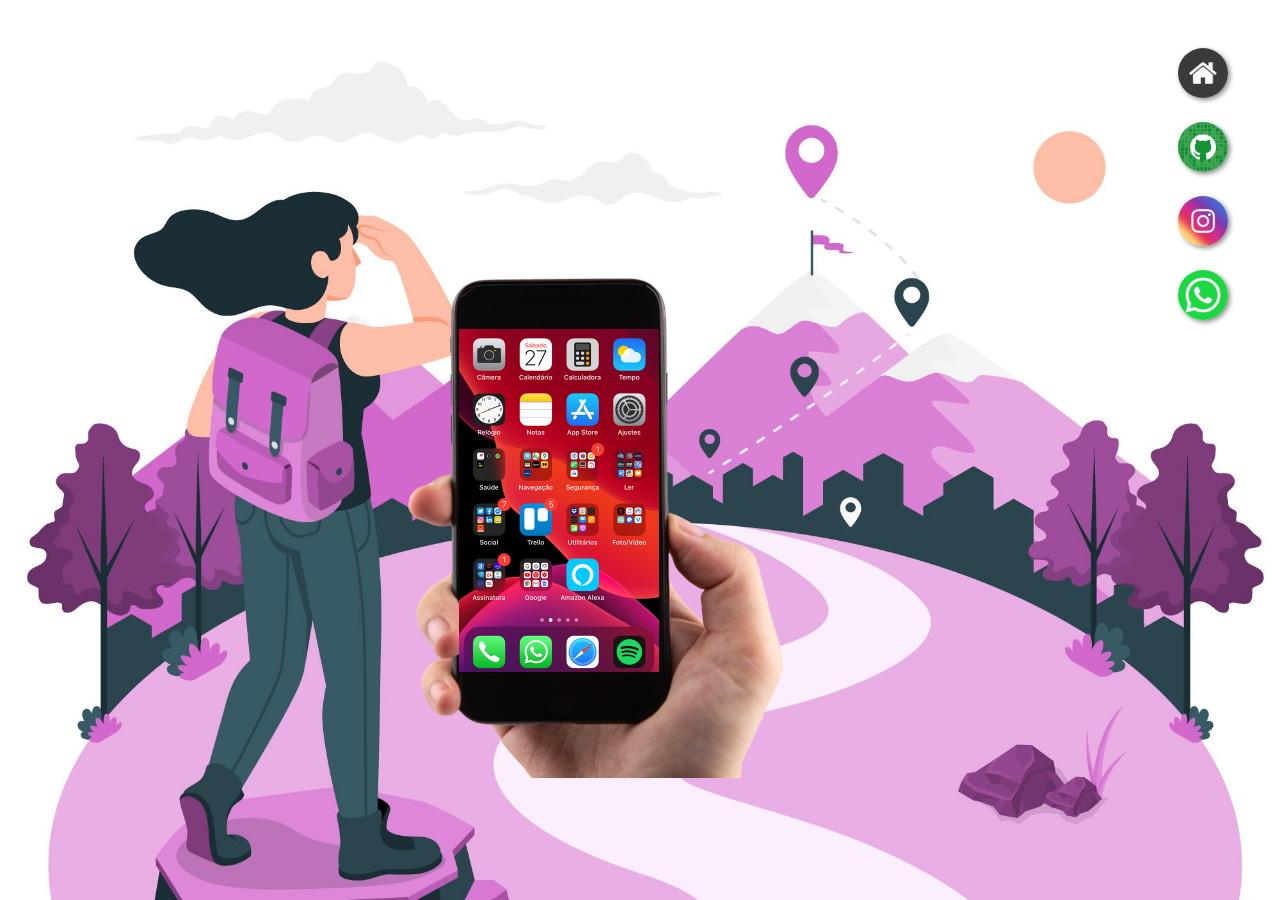
<file: index.html>
<!DOCTYPE html>
<theme:minimals>
<html lang="pt-br">
<head>
    <meta charset="UTF-8">
    <meta http-equiv="X-UA-Compatible" content="IE=edge">
    <meta name="viewport" content="width=device-width, initial-scale=1.0">
    <title>Redes Sociais</title>
    <link rel="shortcut icon" href="favicon.ico" type="image/x-icon">
    <link rel="stylesheet" href="style.css">
</head>
<body>
    <main>
        <section id="telefone">
            <iframe src="home.html" name="tela" id="tela" frameborder="0">
                Seu navegador não é compatível
            </iframe>
        </section>
        <section id="sociais">
            <a href="home.html" target="tela"><img src="imagens/logo-home.jpg" alt=""></a><br>
            <a href="github.html" target="tela"><img src="imagens/logo-github.jpg" alt=""></a><br>
            <a href="instagram.html" target="tela"><img src="imagens/logo-instagram.jpg" alt=""></a><br>
            <a href="whatsapp.html" target="tela"><img src="imagens/whatsapp.png" alt=""></a>
           
        </section>
    </main>
</body>
</theme:minimals>
</html>
</file>
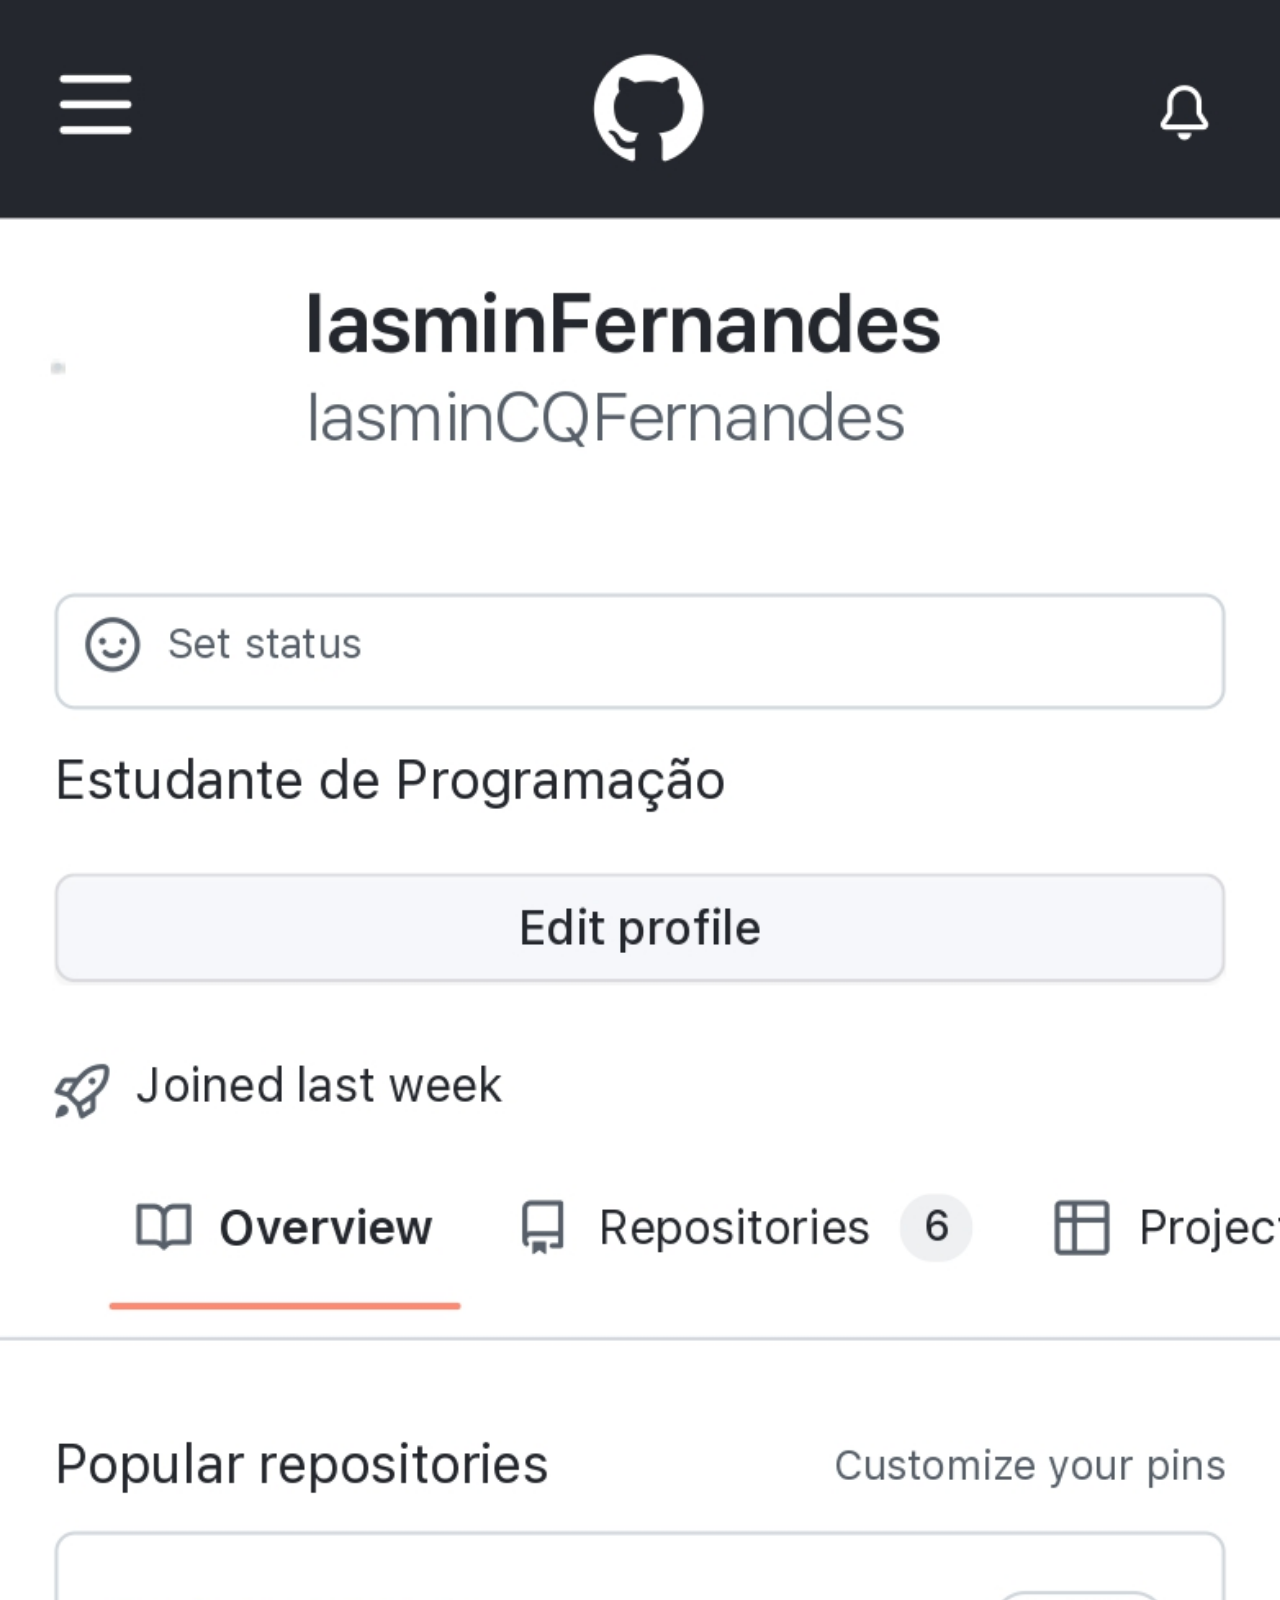
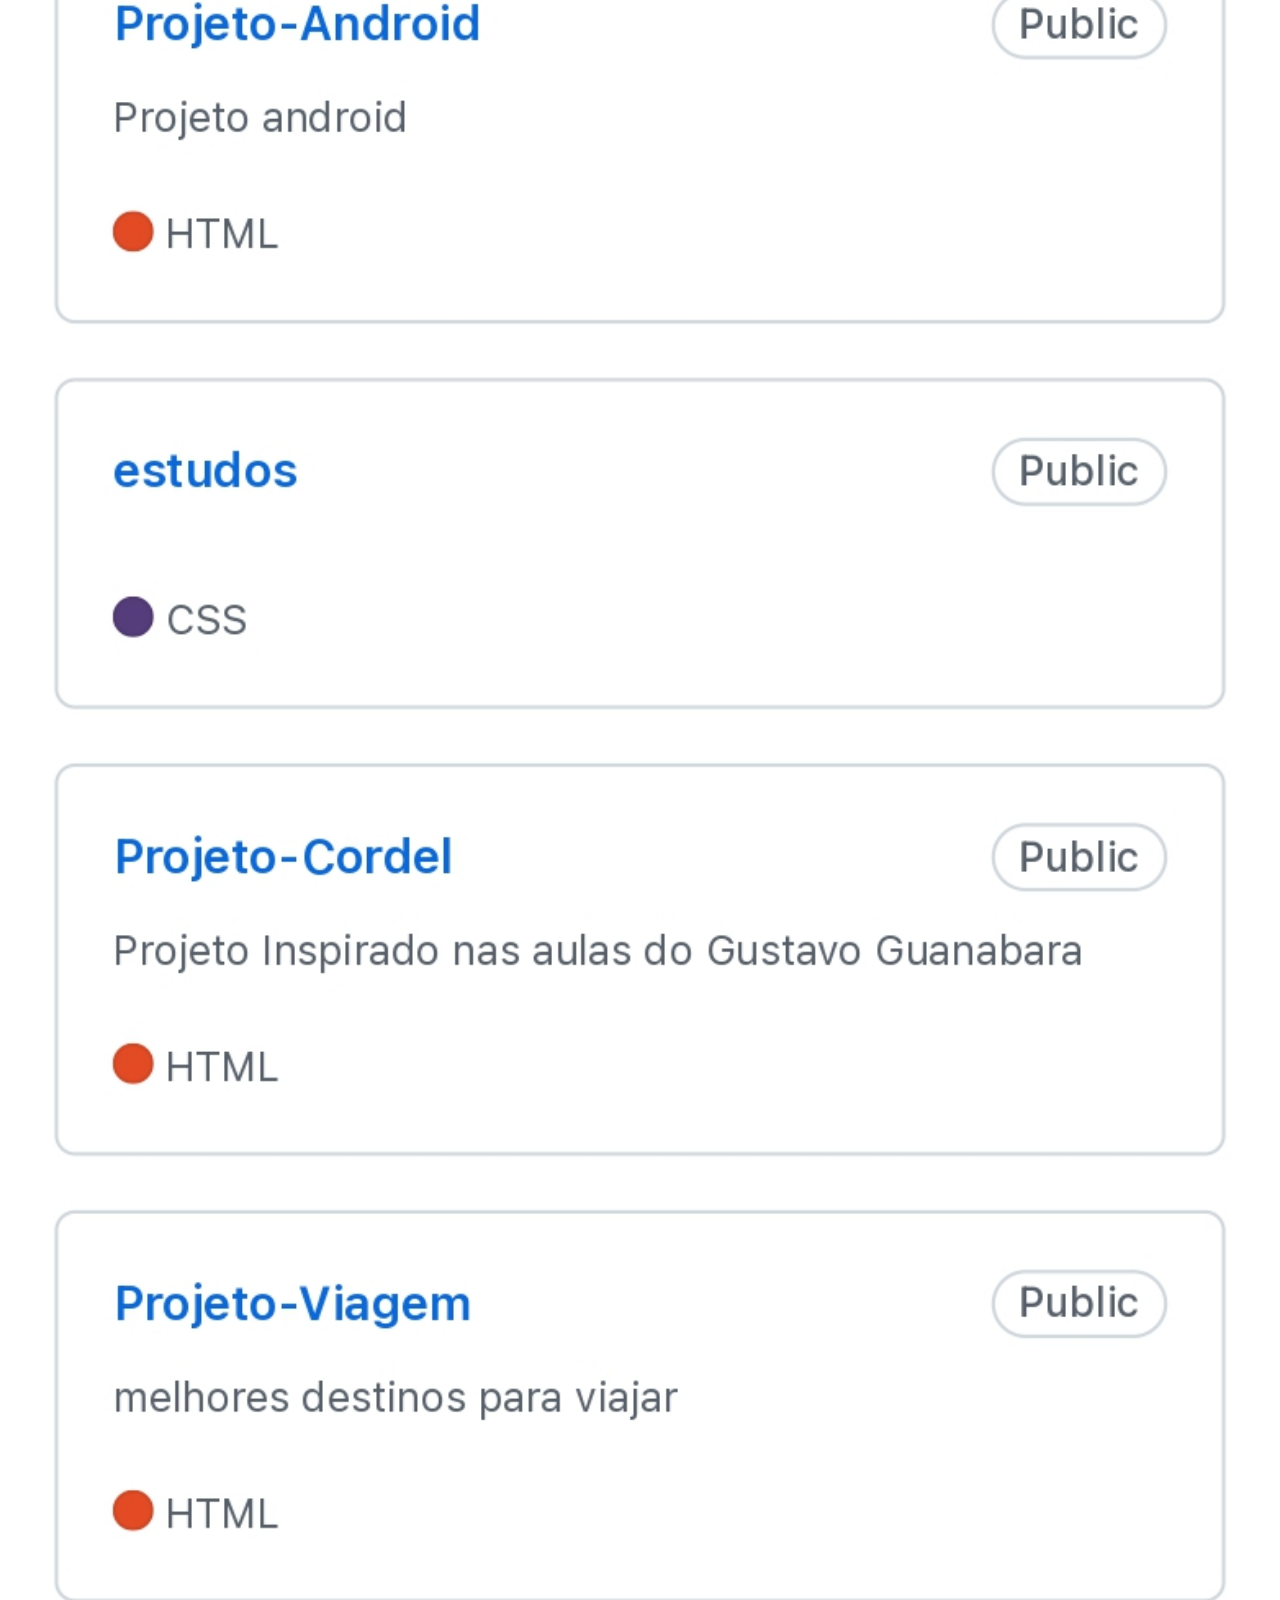
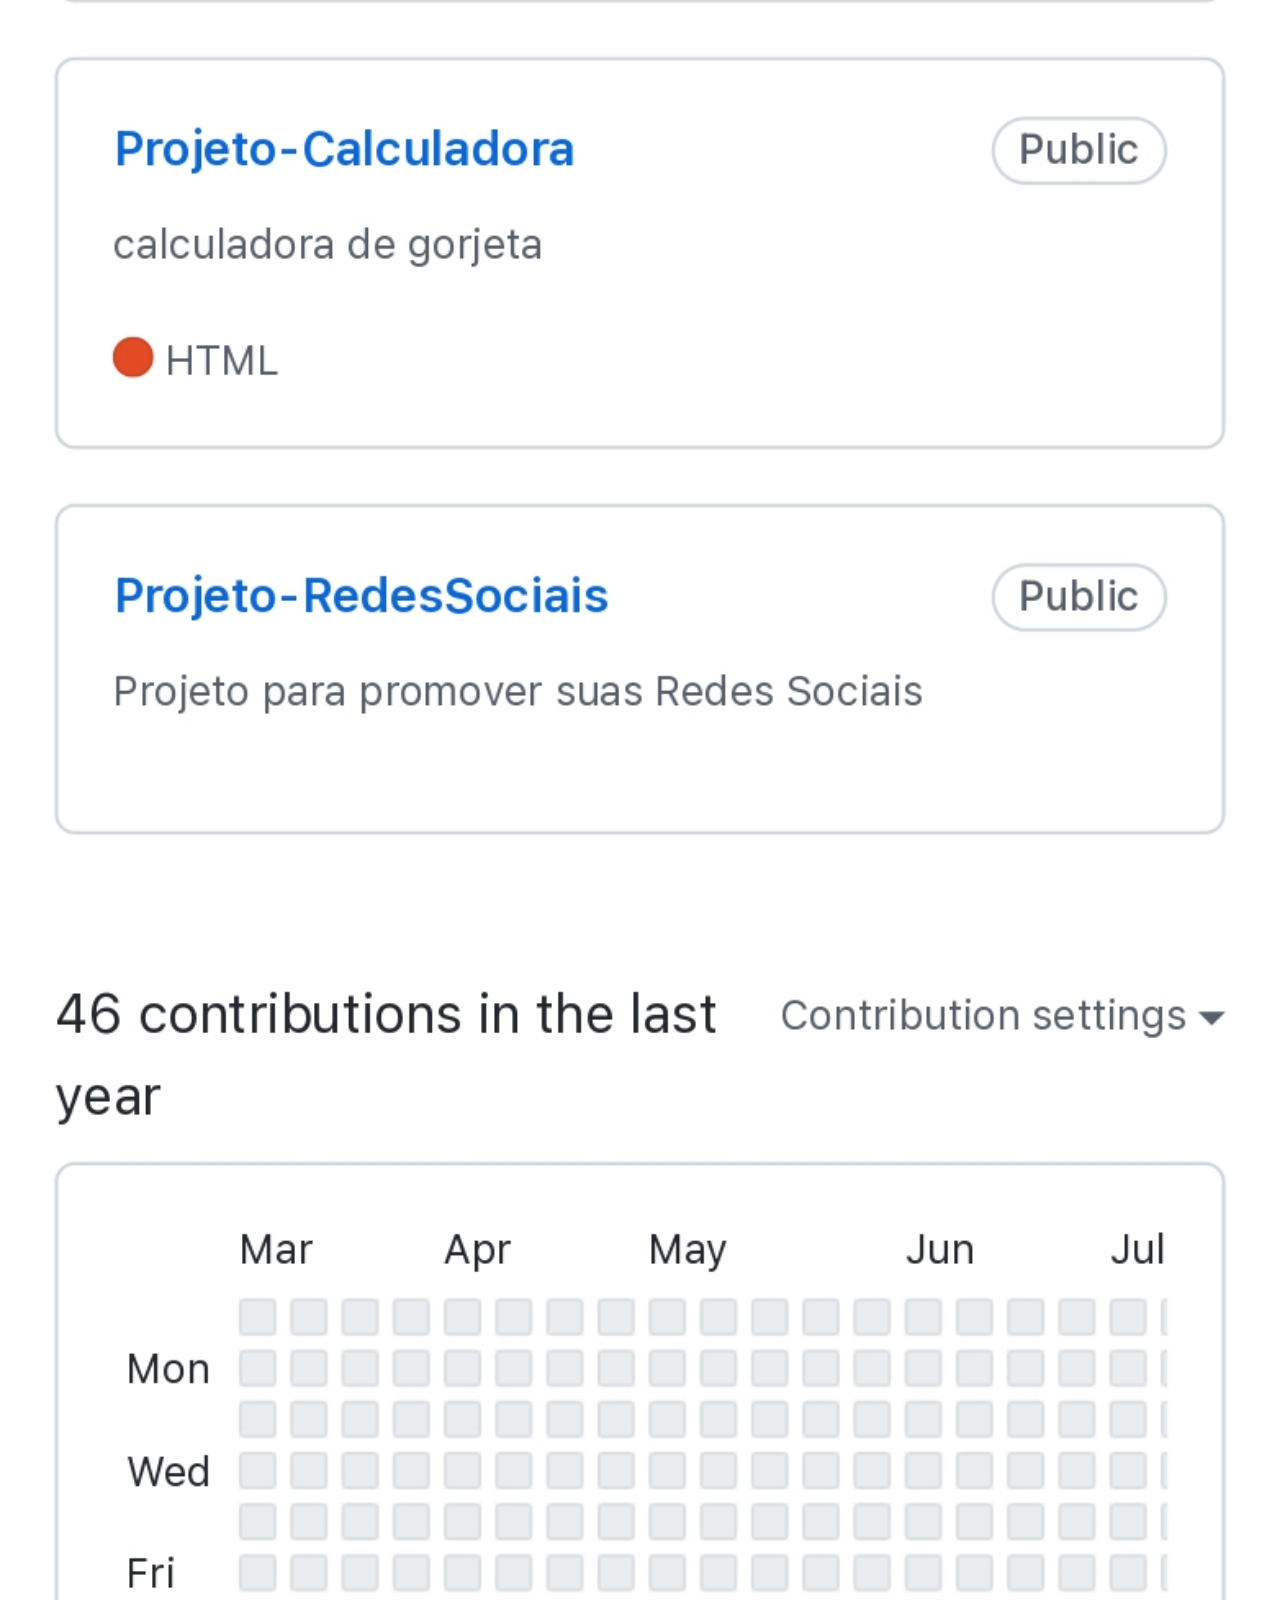
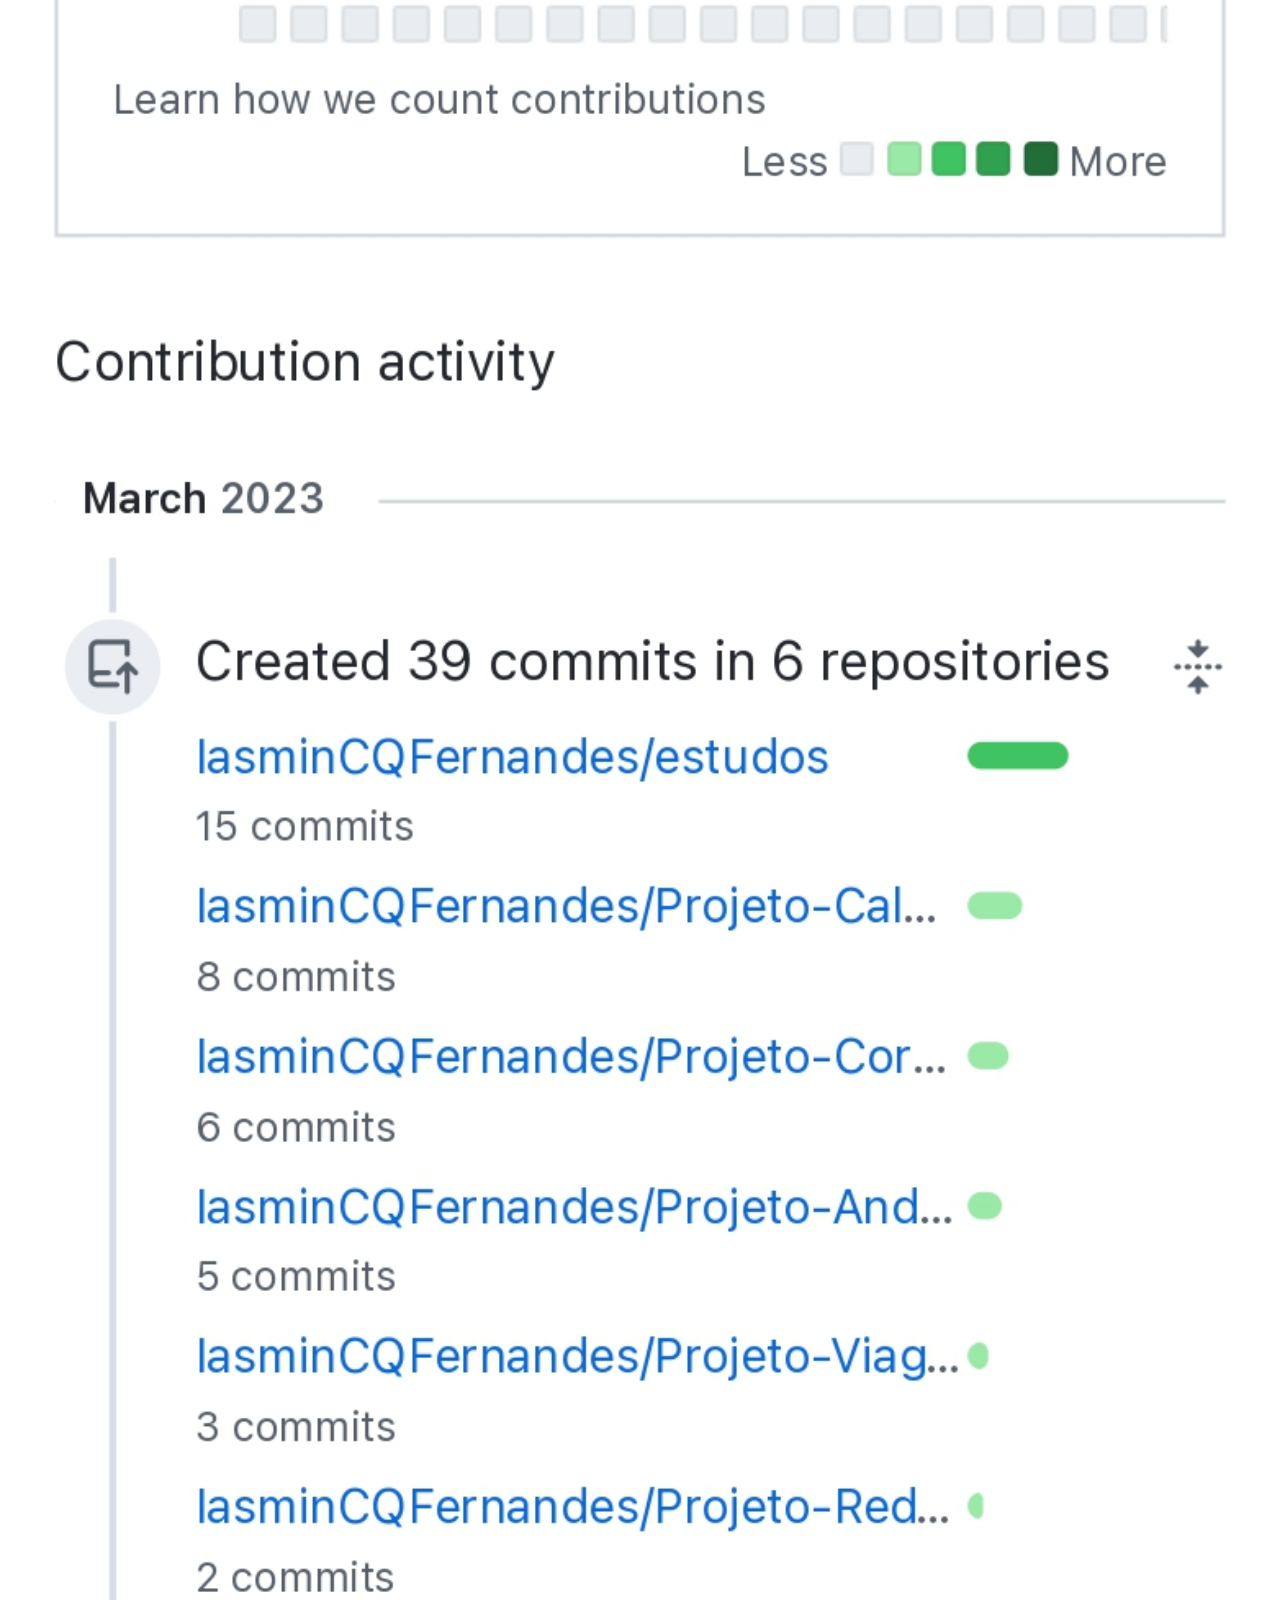
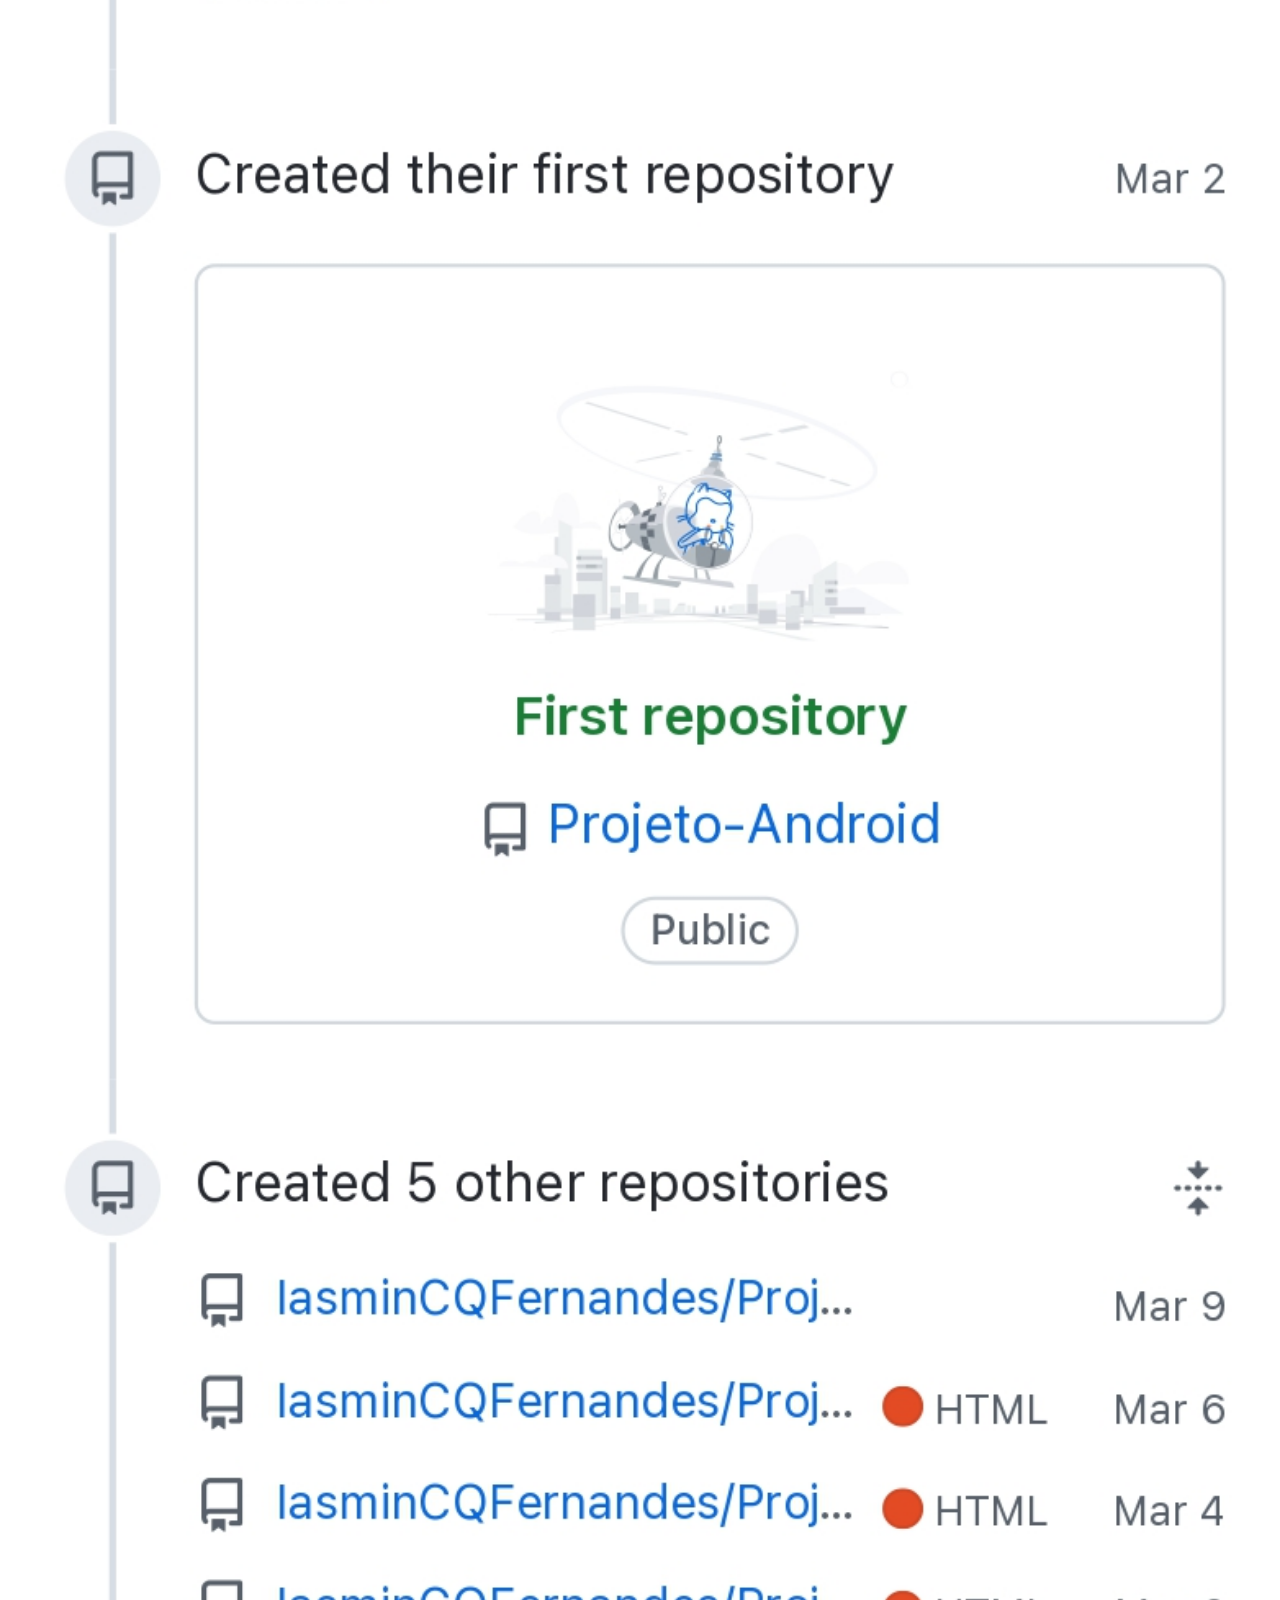
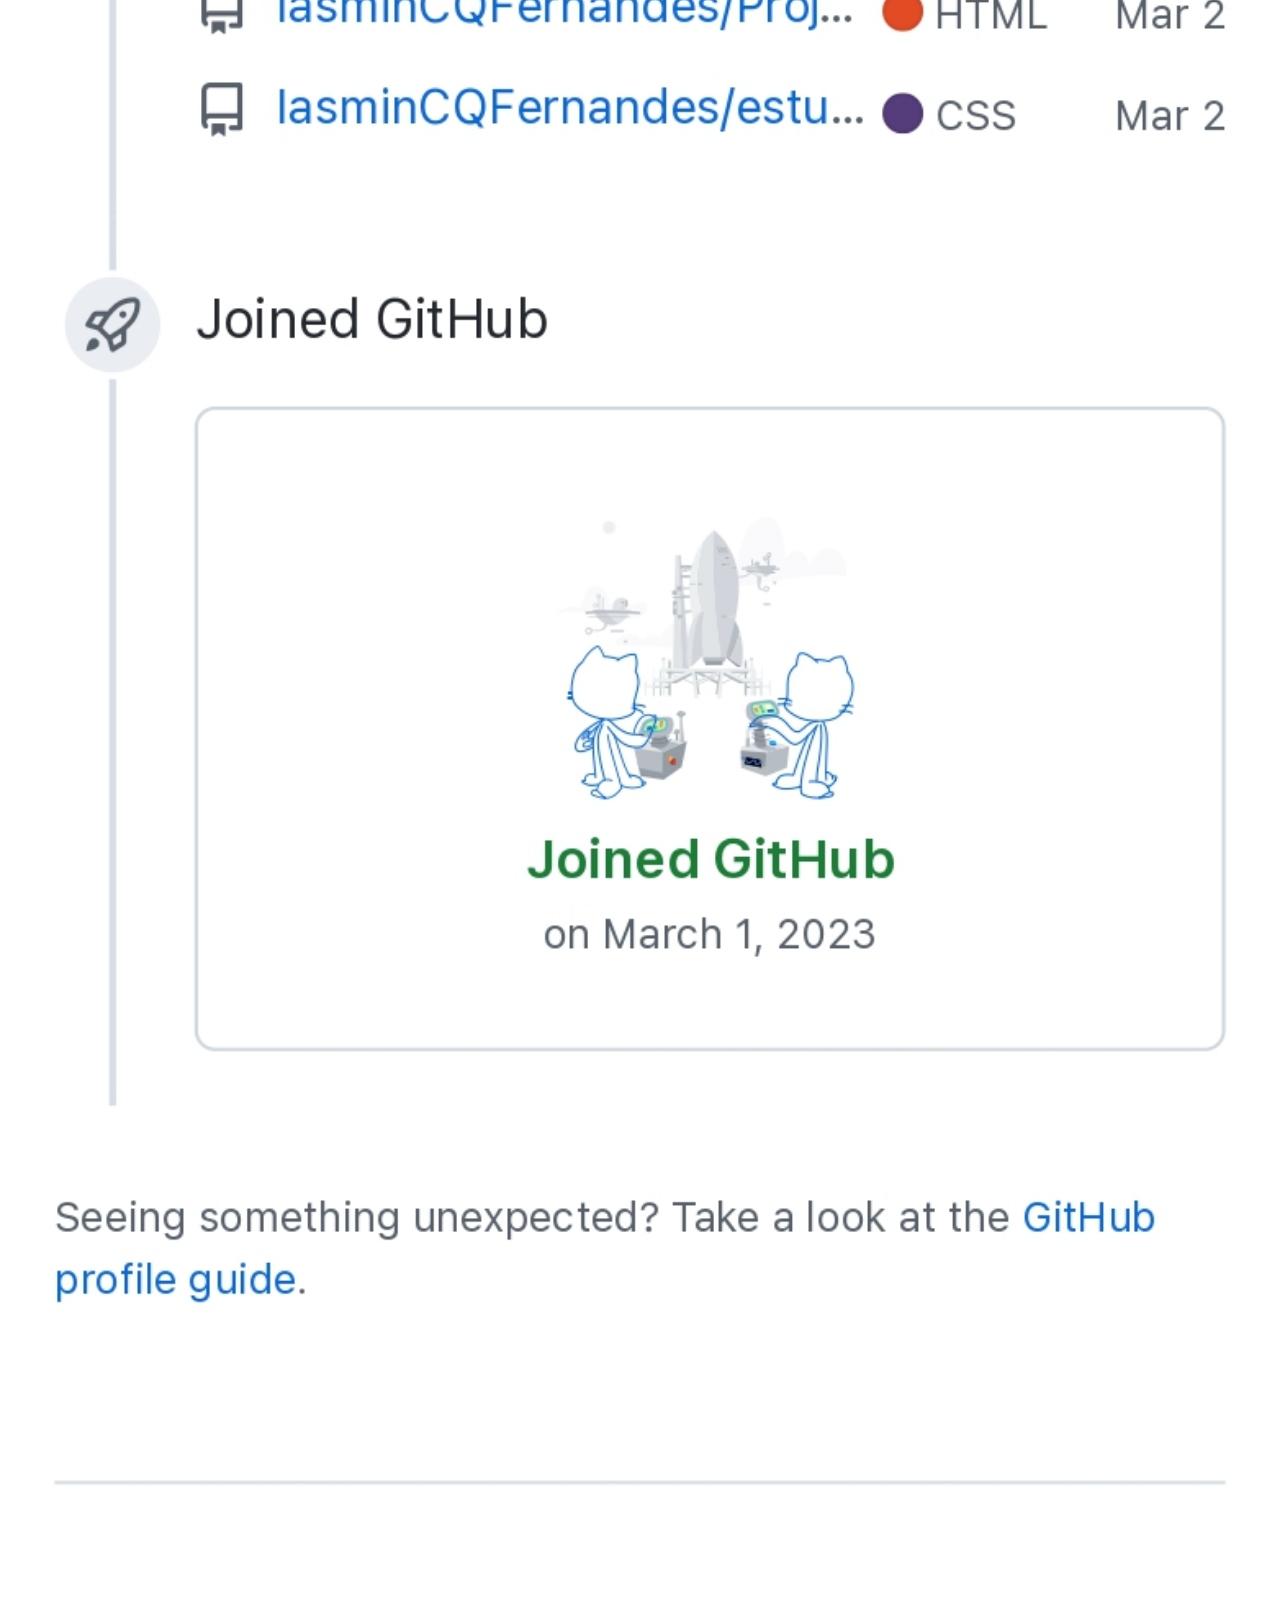
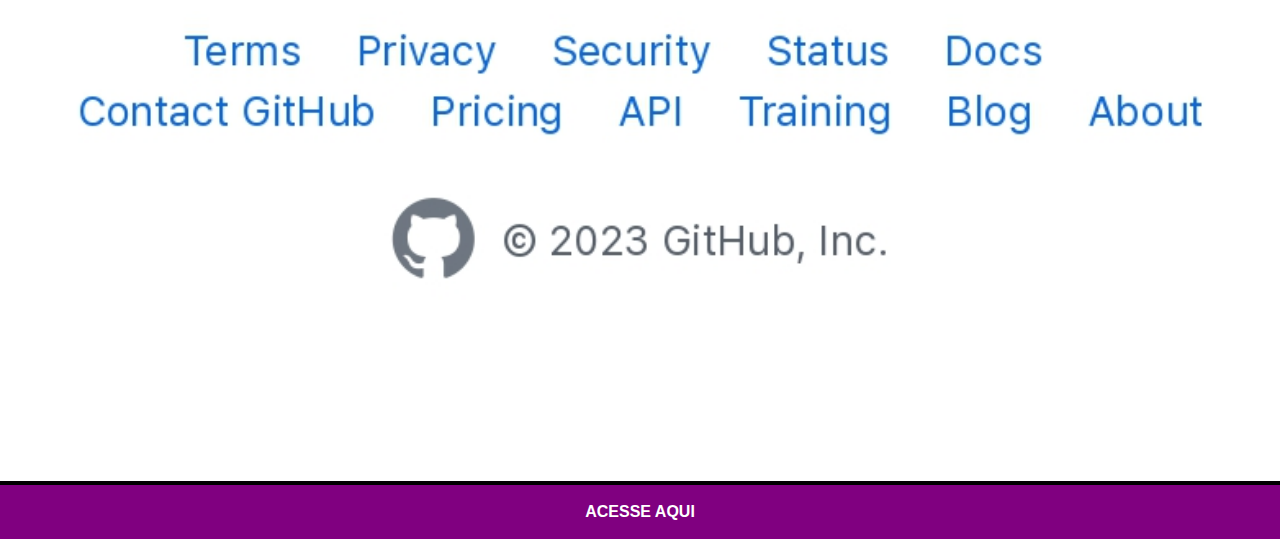
<file: github.html>
<!DOCTYPE html>
<html lang="pt-br">
<head>
    <meta charset="UTF-8">
    <meta http-equiv="X-UA-Compatible" content="IE=edge">
    <meta name="viewport" content="width=device-width, initial-scale=1.0">
    <title>Git Hub</title>
</head>
<style>
    *{
        margin: 0px;
        padding: 0px;
        font-family: Arial, Helvetica, sans-serif;
        background-color: black;
    }
    ::-webkit-scrollbar{
        width: 0px;
        height: 0px;
    }

    img{
        width: 100vw;
    
    }
    a{
        display: block;
        background-color: rgb(128, 0, 128);
        color: white;
        padding: 18px;
        text-align: center;
        font-weight: bolder;
        text-decoration: none
    }
    a:hover{
        background-color: rgb(180, 0, 180);
    }
</style>
<body>
    <img src="imagens/Documento PDF.jpg" alt="GitHub">
    <a href="https://github.com/IasminCQFernandes" target="_blank">ACESSE AQUI</a>
</body>
</html>
</file>
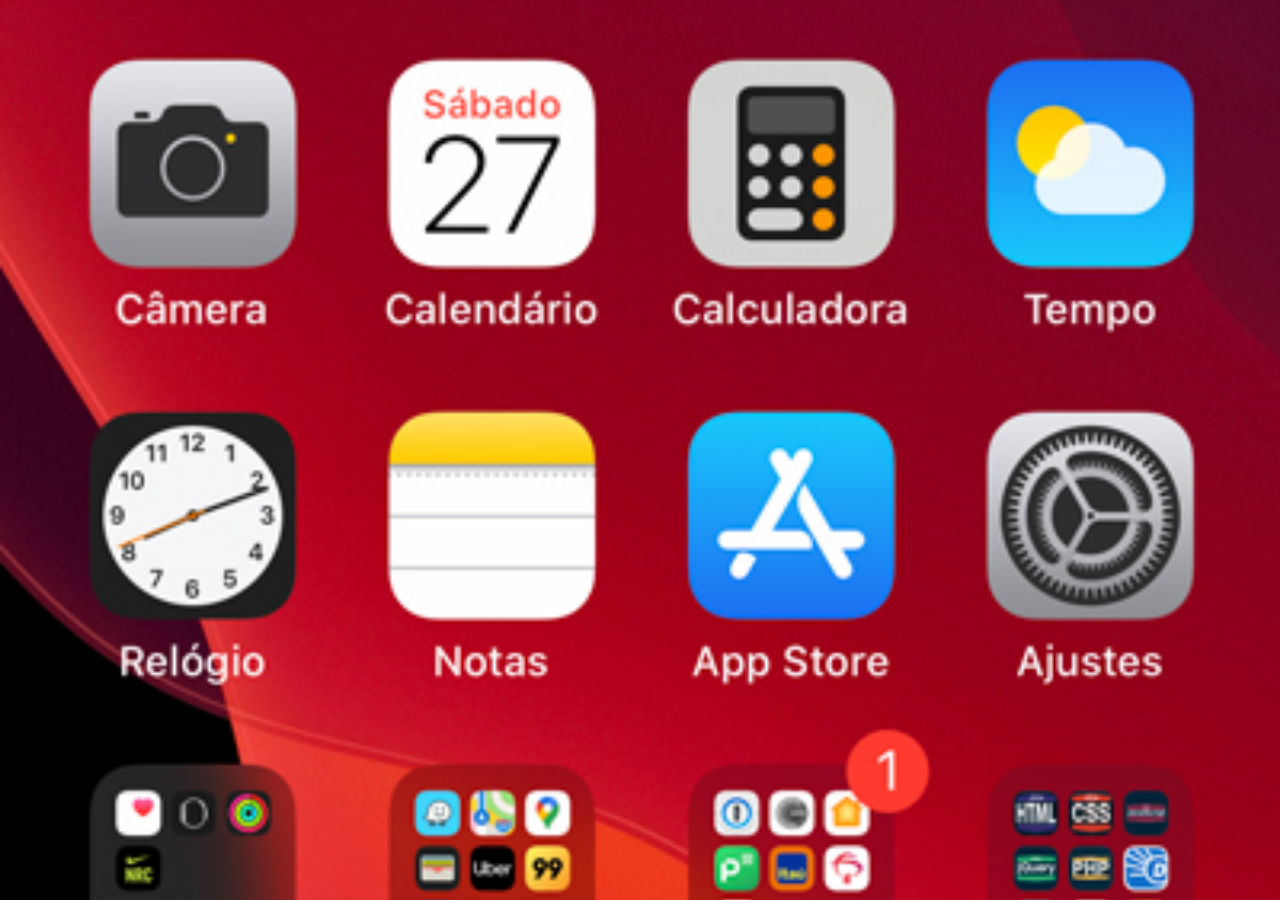
<file: home.html>
<!DOCTYPE html>
<html lang="pt-br">
<head>
    <meta charset="UTF-8">
    <meta http-equiv="X-UA-Compatible" content="IE=edge">
    <meta name="viewport" content="width=device-width, initial-scale=1.0">
    <title>Home</title>
</head>
<style>
    *{
        margin: 0px;
        padding: 0px;
    }

    body{
        width: 100vw;
        height: 100vh;
        background: black url('imagens/tela-home.jpg') no-repeat top center;
        background-size: cover;
    }
</style>
<body>
    
</body>
</html>
</file>
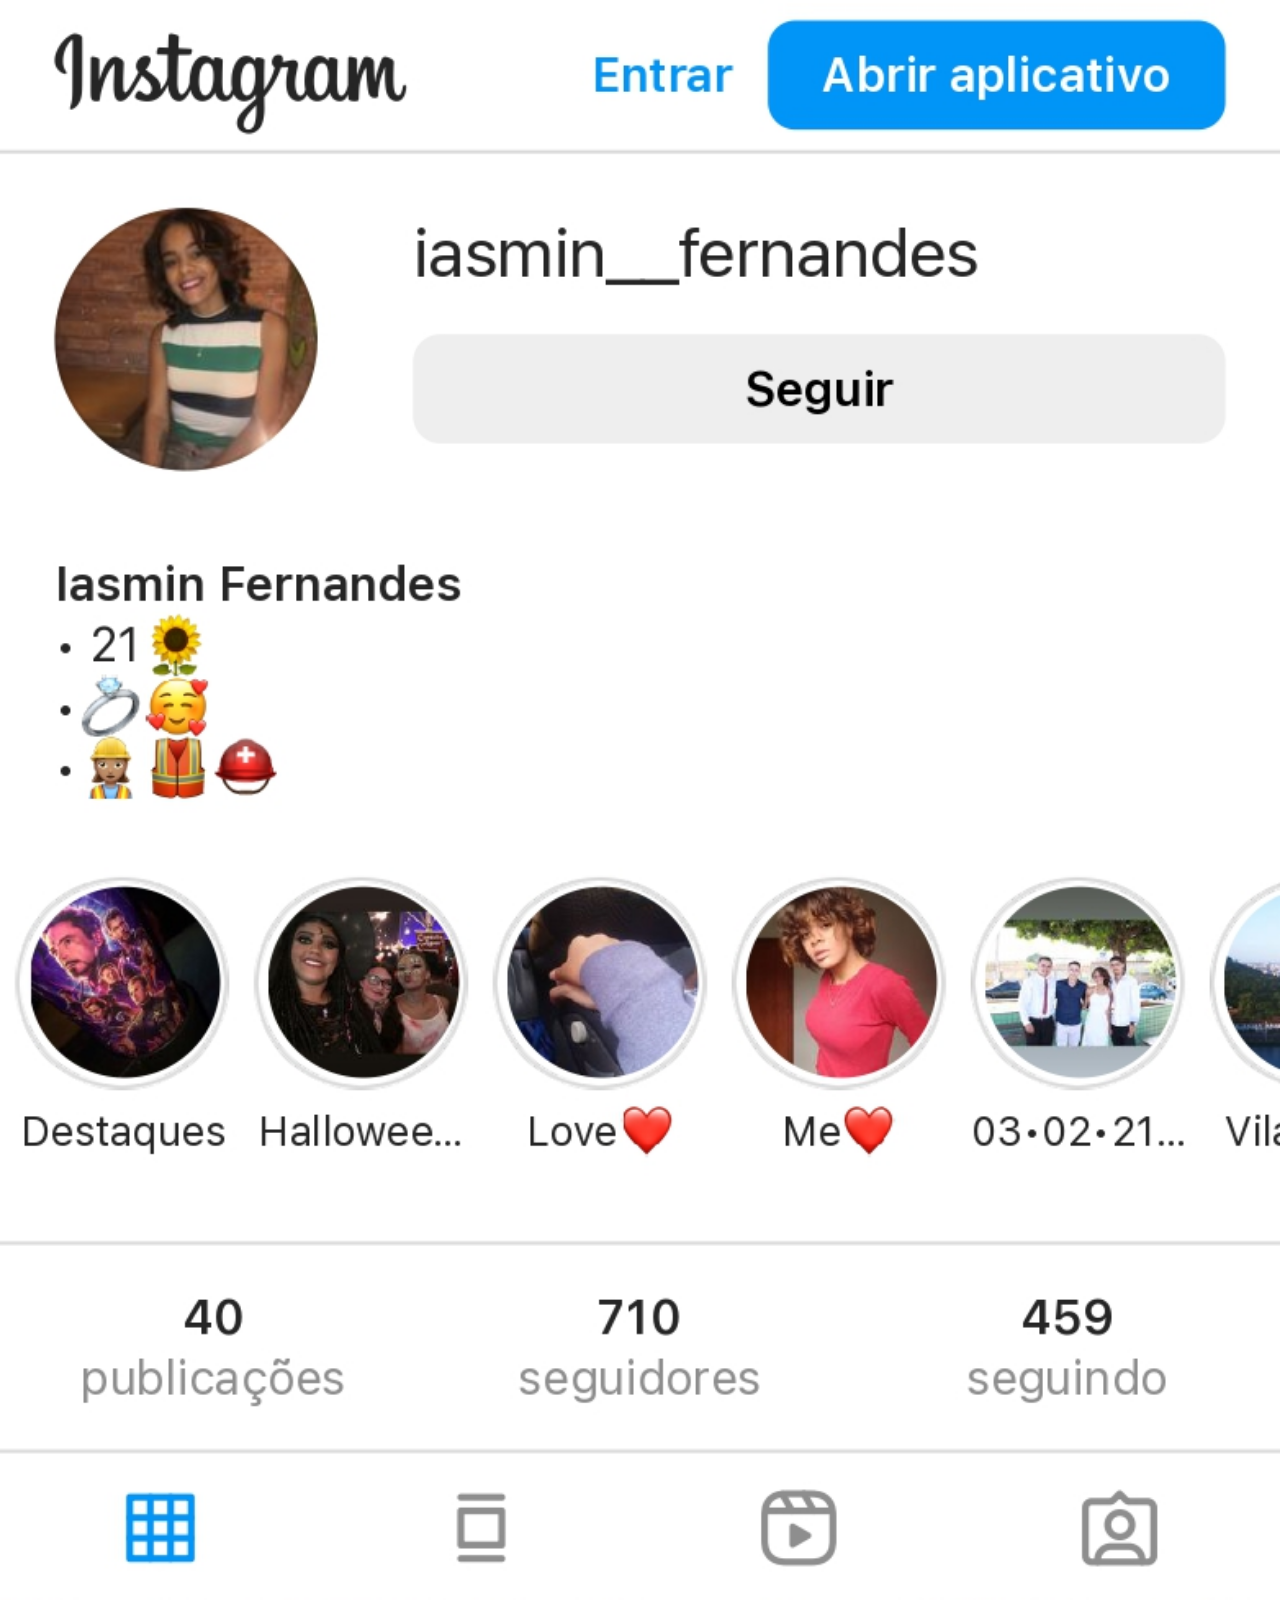
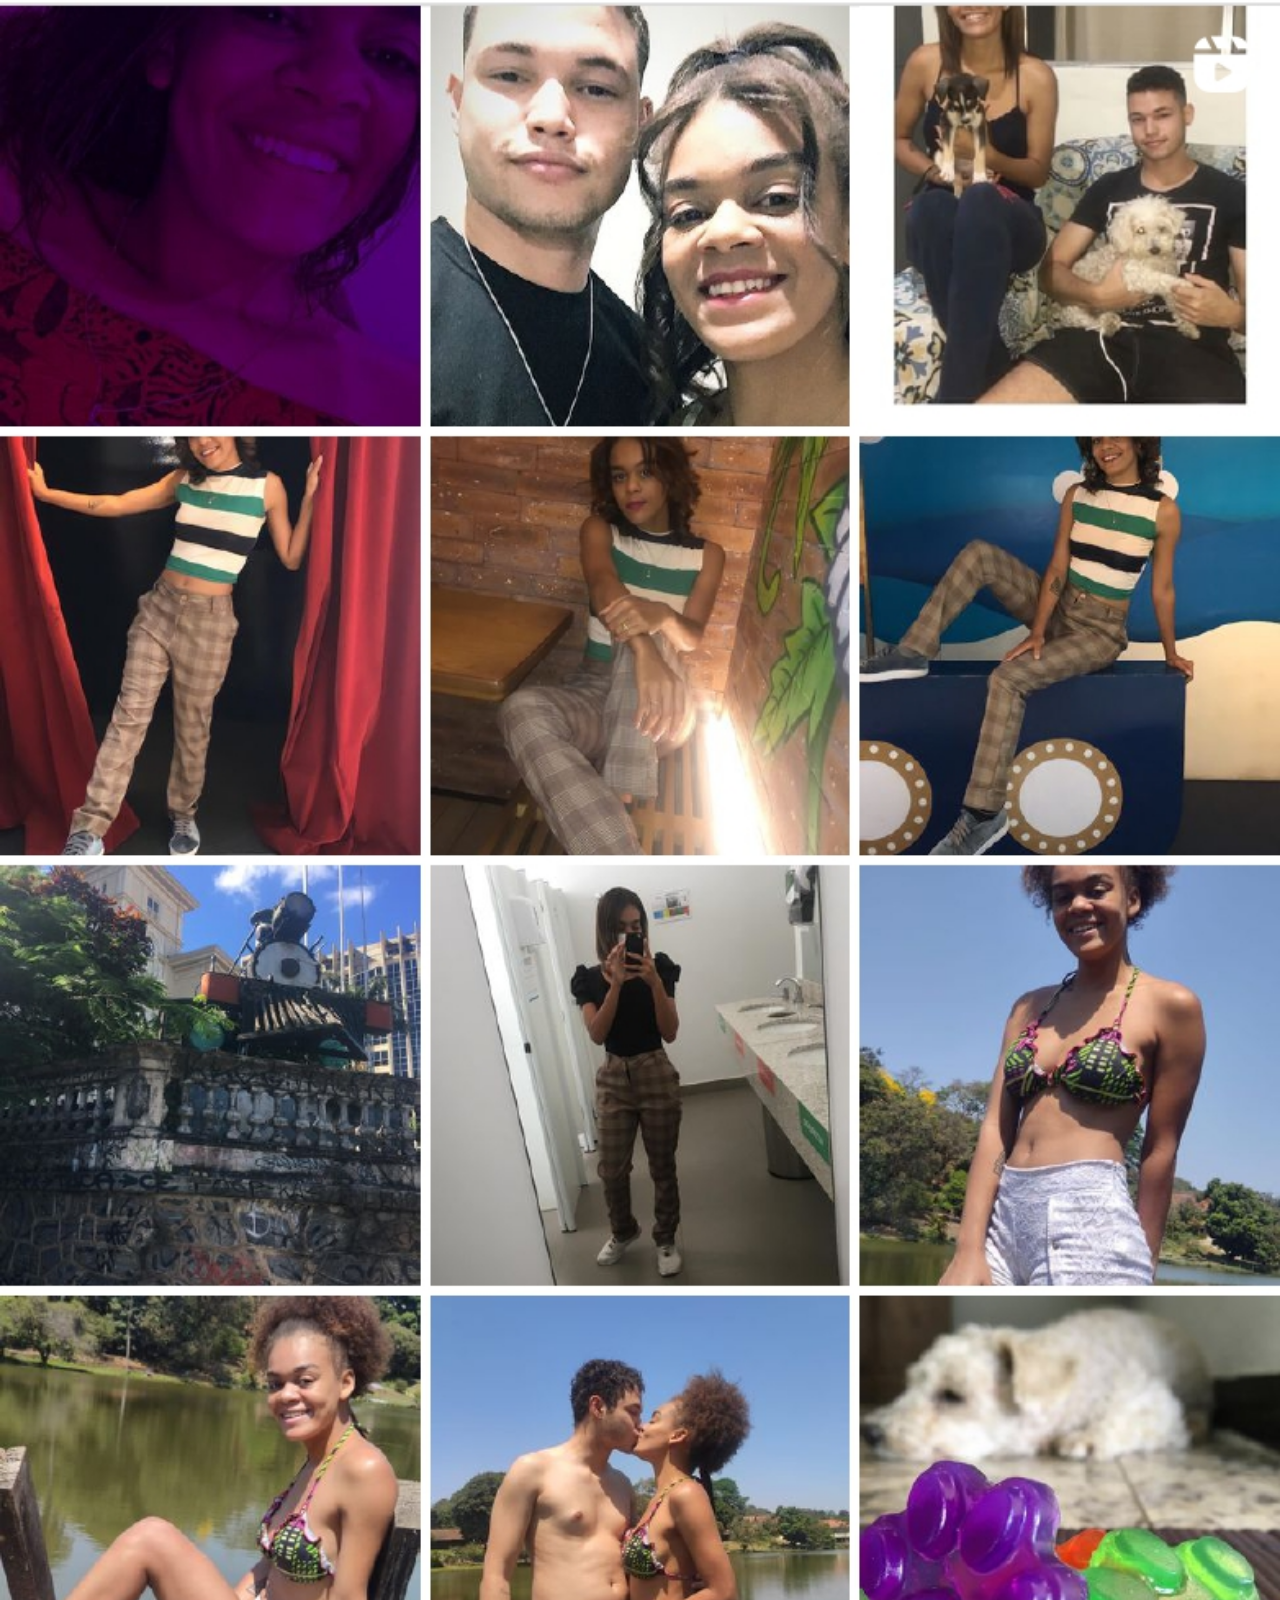
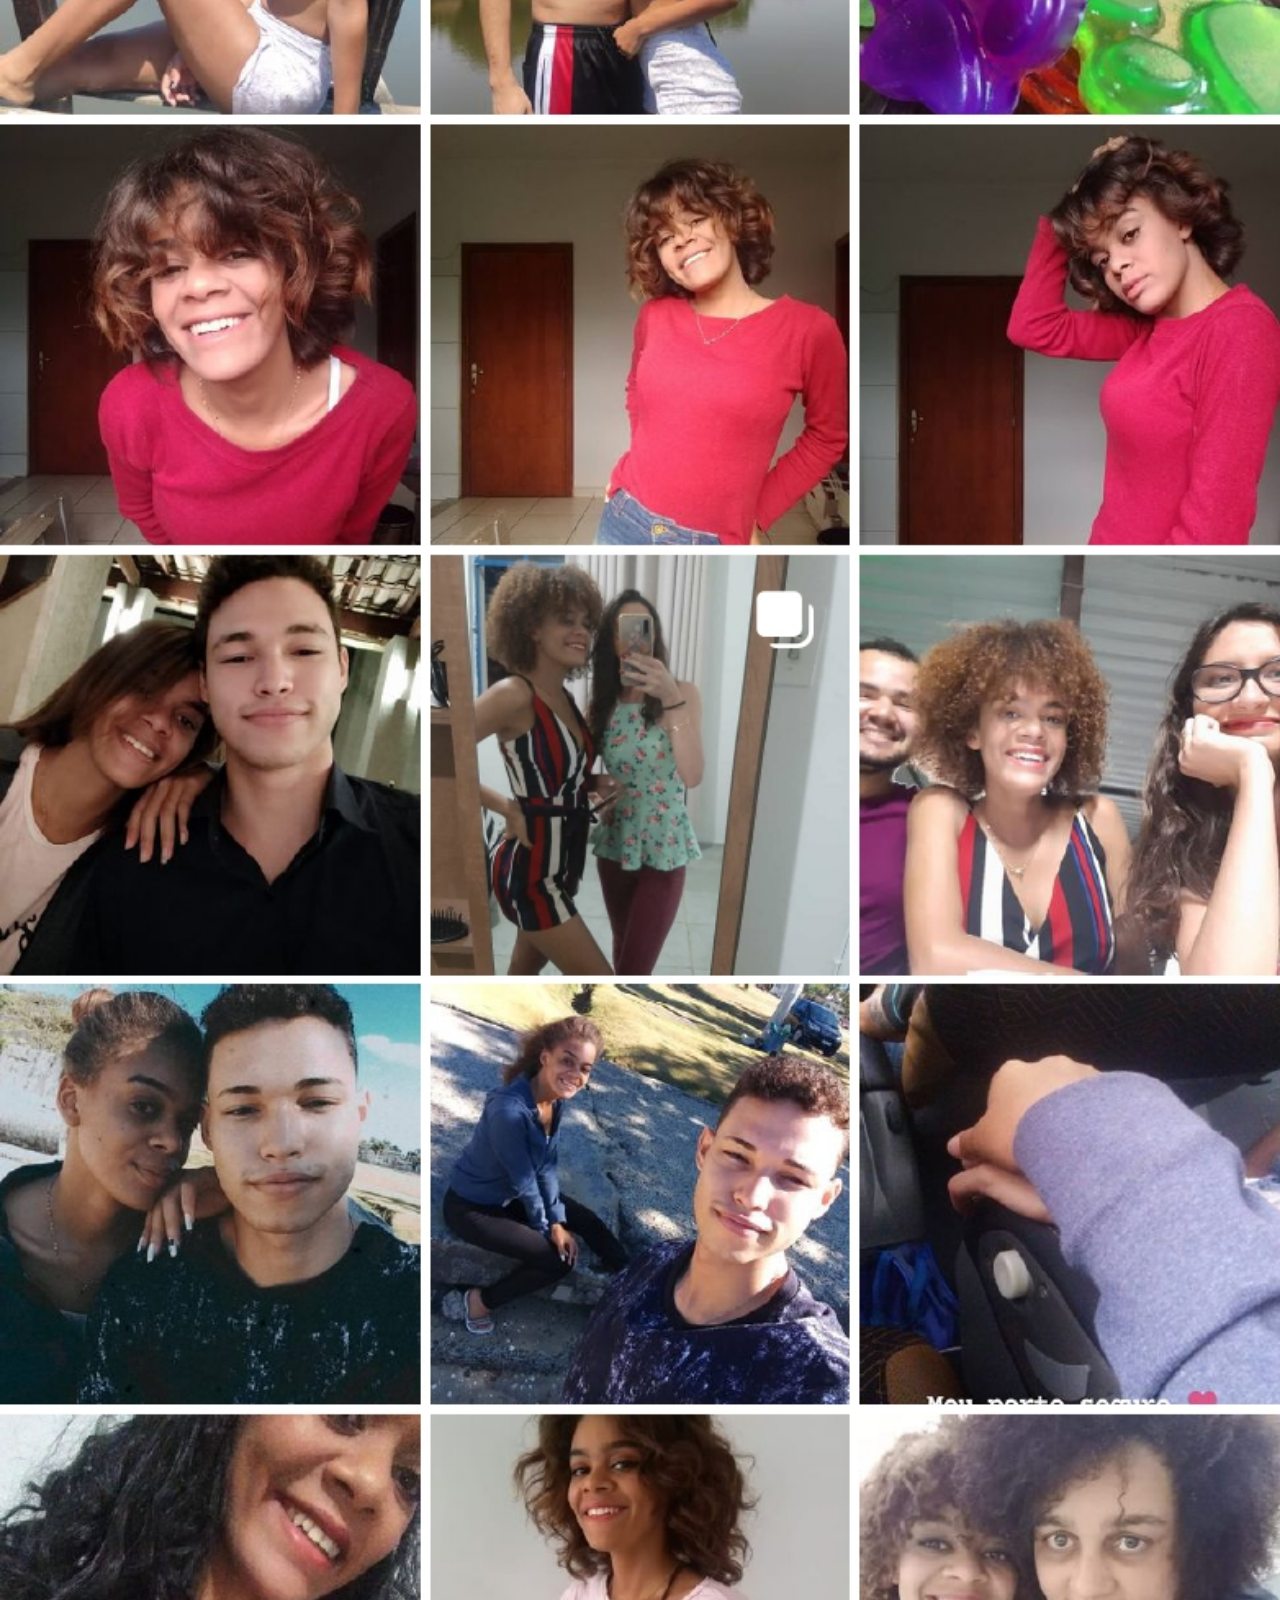
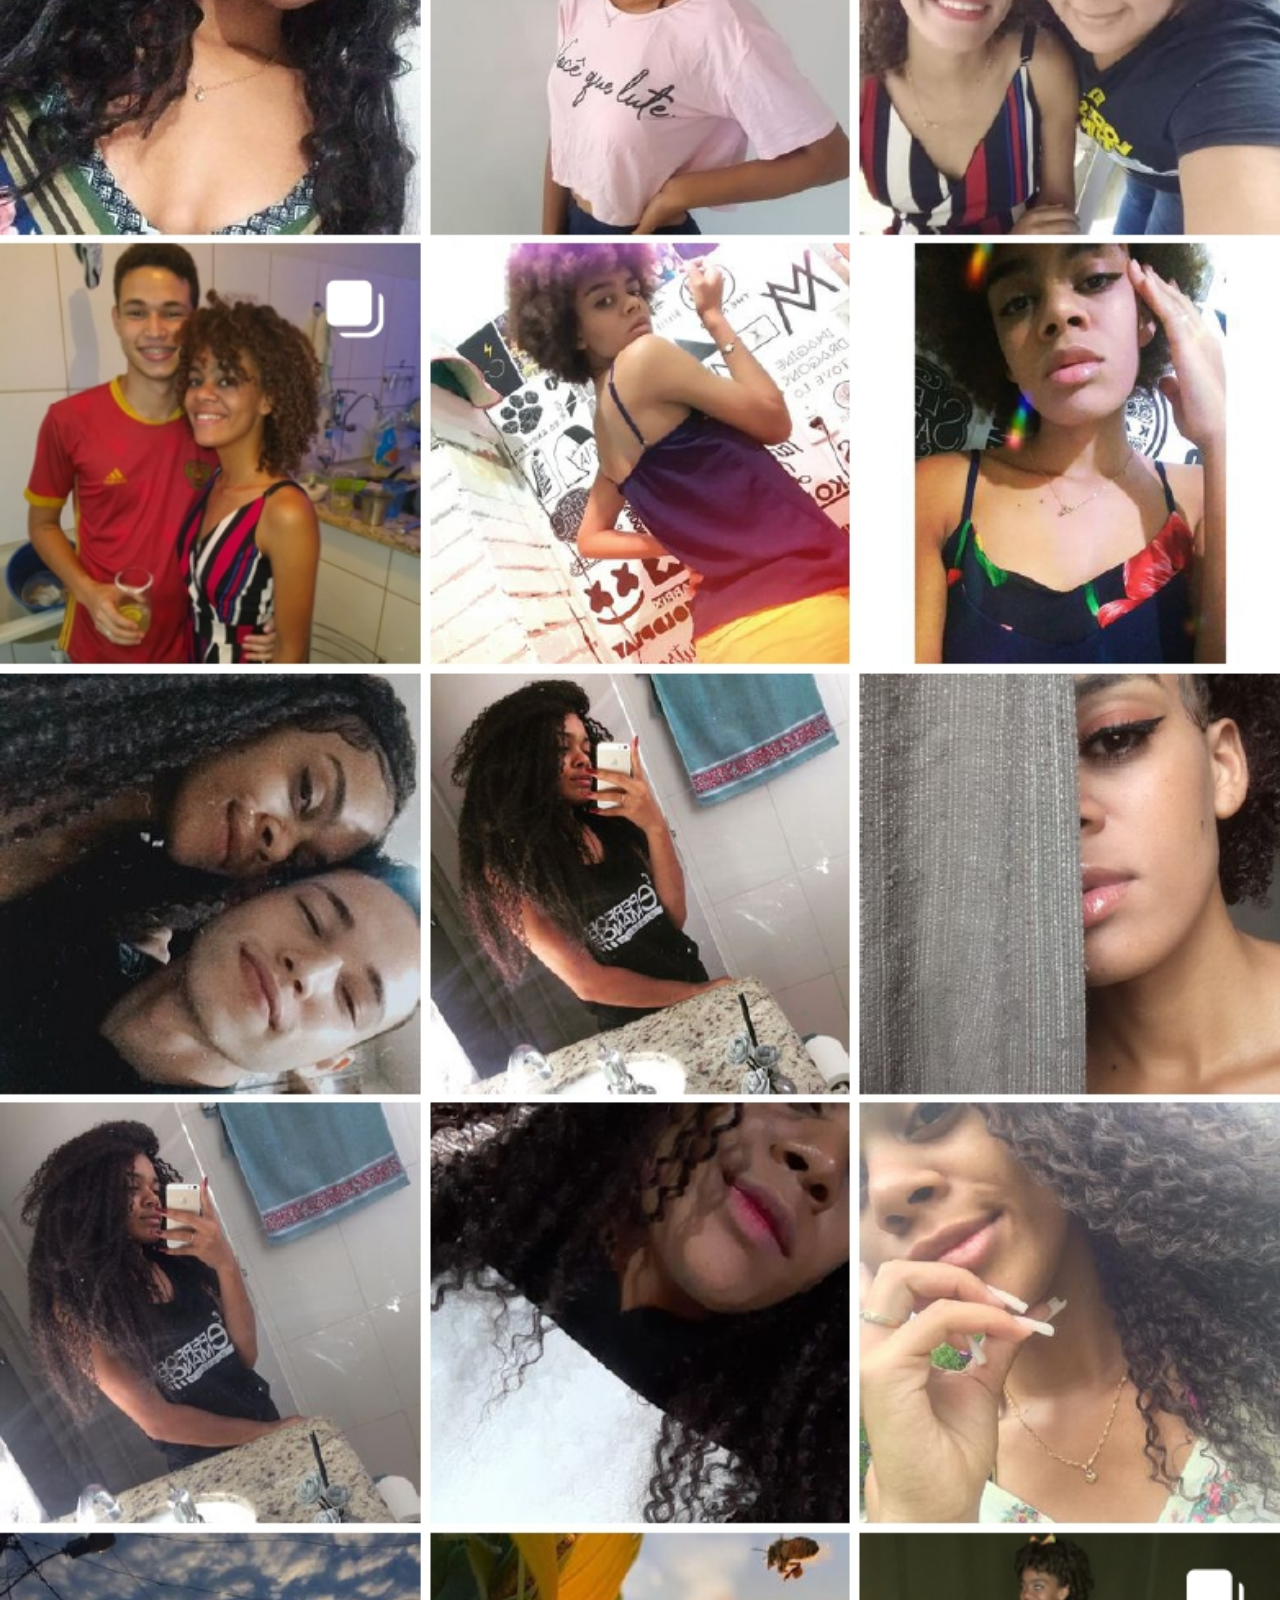
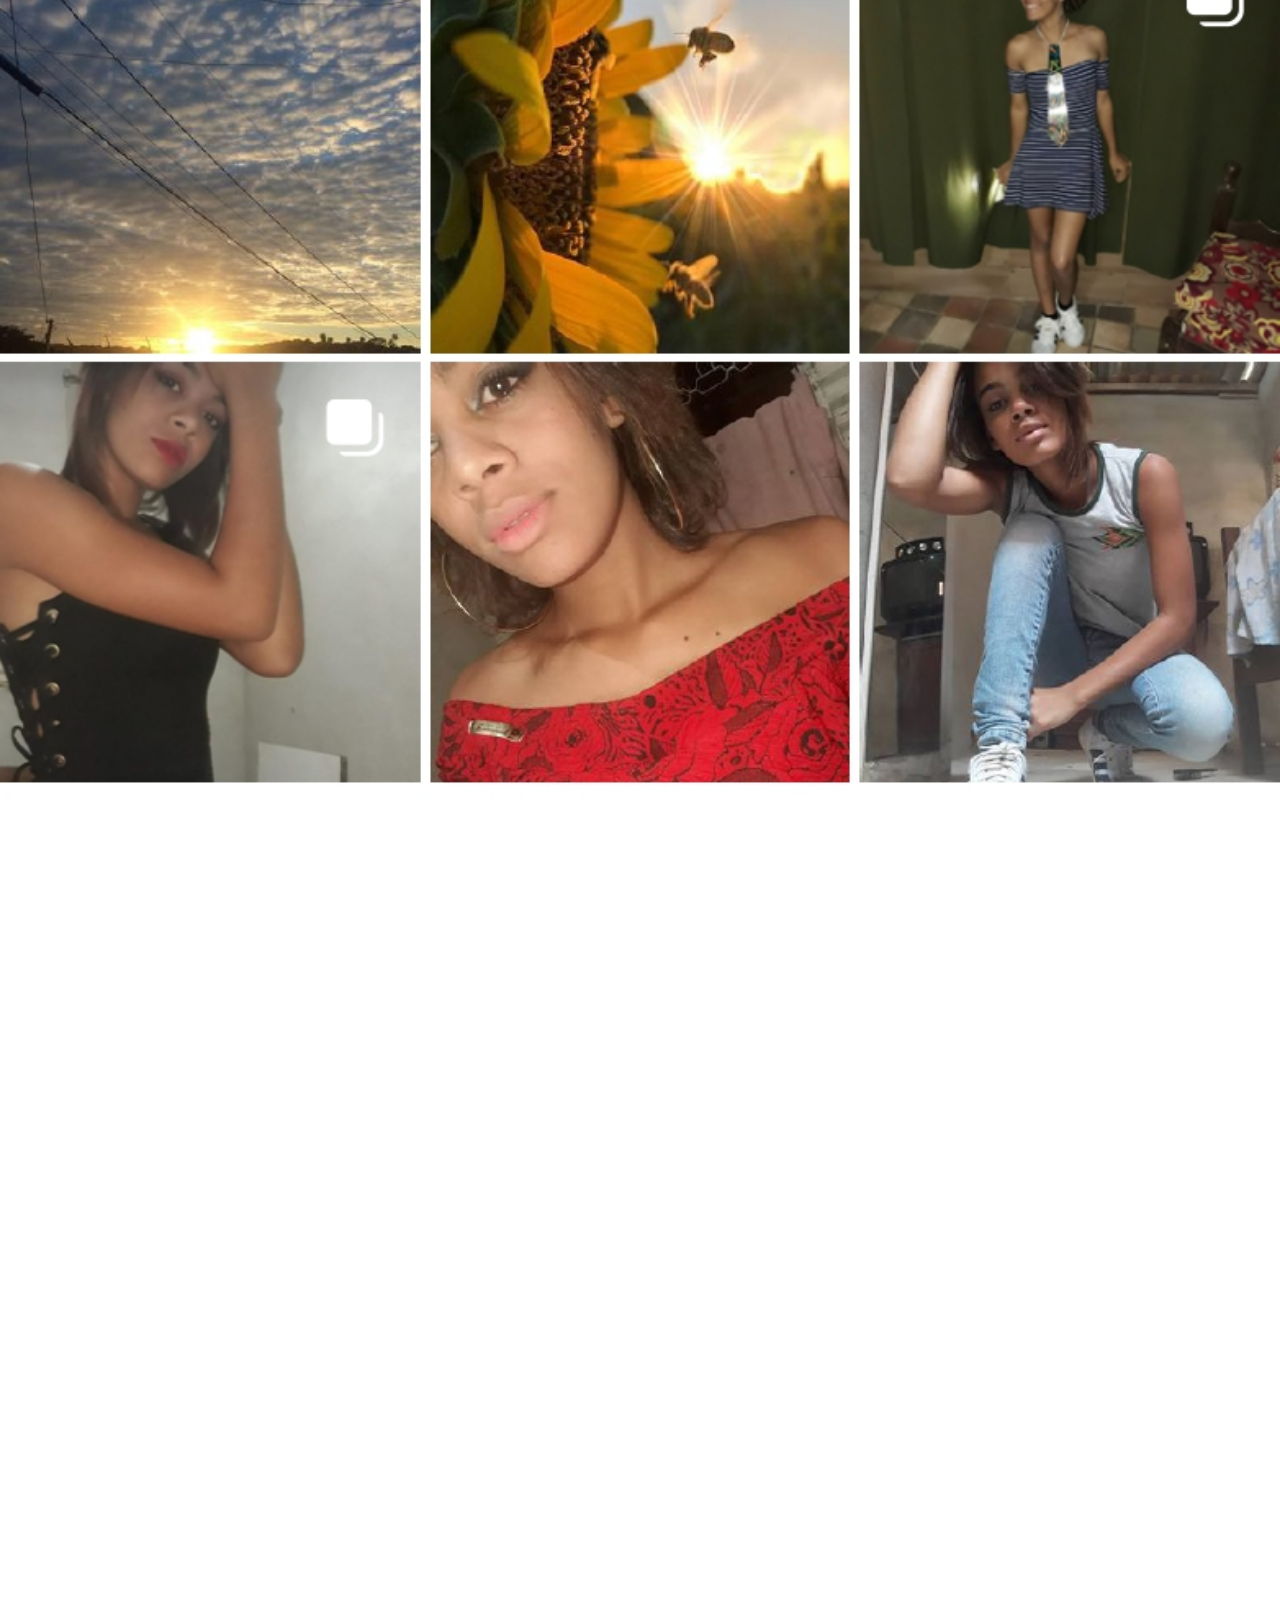
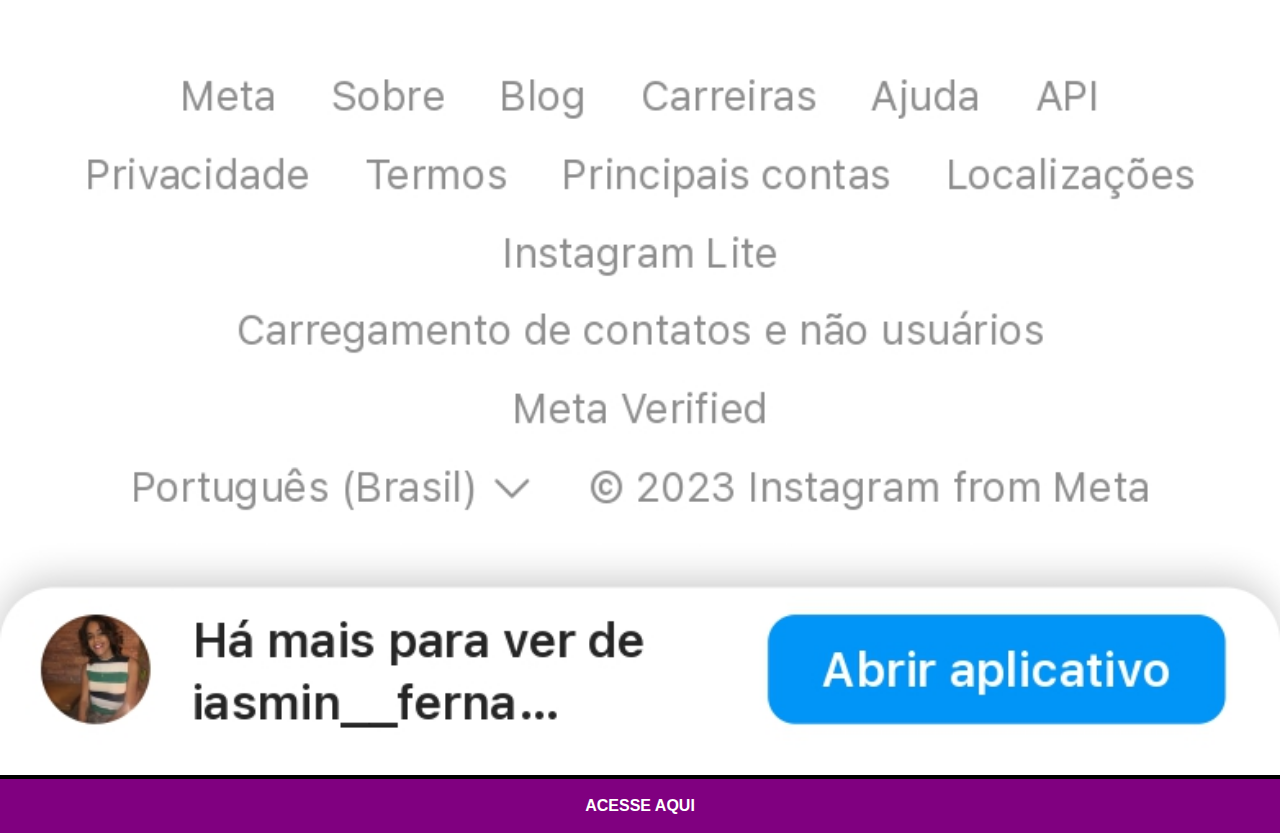
<file: instagram.html>
<!DOCTYPE html>
<html lang="pt-br">
<head>
    <meta charset="UTF-8">
    <meta http-equiv="X-UA-Compatible" content="IE=edge">
    <meta name="viewport" content="width=device-width, initial-scale=1.0">
    <title>Instagram</title>
</head>
<style>
    *{
        margin: 0px;
        padding: 0px;
        font-family: Arial, Helvetica, sans-serif;
        background-color: black;
    }

    img{
        width: 100vw;
    
    }
    ::-webkit-scrollbar{
        width: 0px;
        height: 0px;
    }
    a{
        display: block;
        background-color: rgb(128, 0, 128);
        color: white;
        padding: 18px;
        text-align: center;
        font-weight: bolder;
        text-decoration: none
    }
    a:hover{
        background-color: rgb(180, 0, 180);
    }
</style>
<body>
    <img src="imagens/Documentoinsta_page-0001 (1).jpg" alt="Instagram">
    <a href="https://www.instagram.com/iasmin__fernandes/" target="_blank">ACESSE AQUI</a>
</body>
</html>
</file>
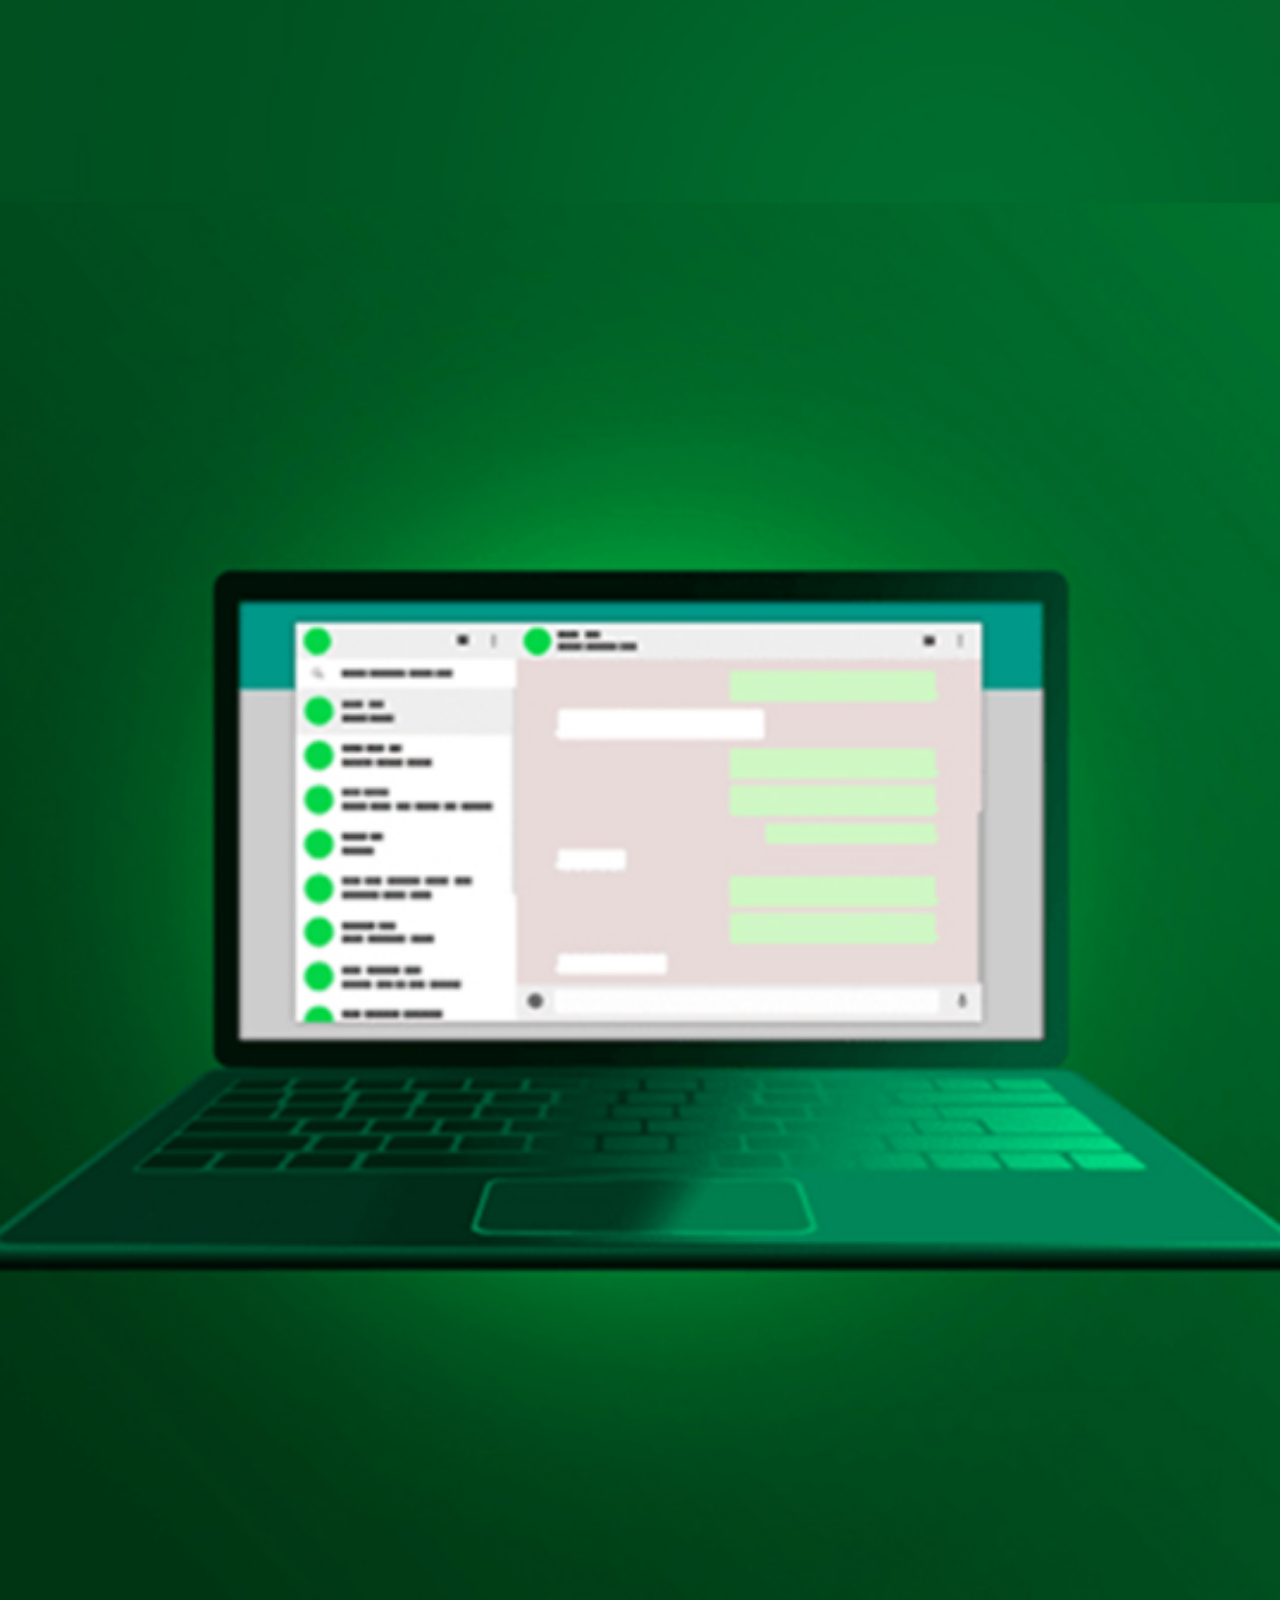
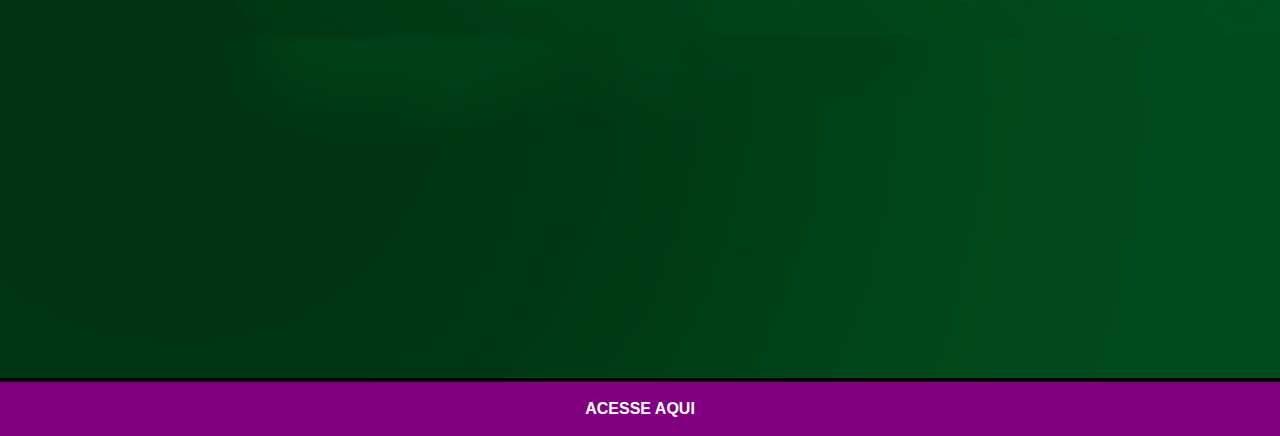
<file: whatsapp.html>
<!DOCTYPE html>
<html lang="pt-br">
<head>
    <meta charset="UTF-8">
    <meta http-equiv="X-UA-Compatible" content="IE=edge">
    <meta name="viewport" content="width=device-width, initial-scale=1.0">
    <title>Instagram</title>
</head>
<style>
    *{
        margin: 0px;
        padding: 0px;
        font-family: Arial, Helvetica, sans-serif;
        background-color: black;
    }
    ::-webkit-scrollbar{
        width: 0px;
        height: 0px;
    }
    img{
        width: 100vw;
    
    }
    a{
        display: block;
        background-color: rgb(128, 0, 128);
        color: white;
        padding: 18px;
        text-align: center;
        font-weight: bolder;
        text-decoration: none
    }
    a:hover{
        background-color: rgb(180, 0, 180);
    }
</style>
<body>
    <img src="imagens/tela.jpg" alt="Instagram">
    <a href="https://wa.me/5531971474358?text=Ol%C3%A1%2C+vi+seu+site..." target="_blank">ACESSE AQUI</a>
</body>
</html>
</file>
<file: style.css>
@charset "UTF-8"

* {
    margin: 0px;
    padding: 0px;
    font-family: Arial, Helvetica, sans-serif;

}

html, body{
    height: 100vh;
    width: 100vw;
}
body{
    background: url('imagens/animacao.jpg') no-repeat top center;
    background-size: cover;
    background-attachment: fixed;
}

main{
    margin: -20px;
    height: 100vh;
    position: relative;
  
}

section#telefone{
    position: absolute;
    top: 60%;
    left: 50%;
    transform: translate(-60%, -50%);

    height: 500px;
    width: 400px;
    background-color: aqua;
    background: url('imagens/segurando.png') no-repeat;
}
iframe#tela{
 
    position: relative;
    top: 51px;
    left: 51px;
    width: 200px;
    height: 343px;
    
}
section#sociais img{
    width: 50px;
   box-sizing: border-box; /*borda fazendo parte da caixa*/
    margin: 10px;
    border-radius: 50%;
    box-shadow: 2px 2px 5px rgba(0, 0, 0, 0.466);

}
section#sociais {
    margin-right: 70px;
    text-align: right;
    padding-top: 50px;
    padding-left:10px ;

}
section#sociais img:hover{
    border: 3px solid rgba(128, 0, 128, 0.479);
}
</file>
